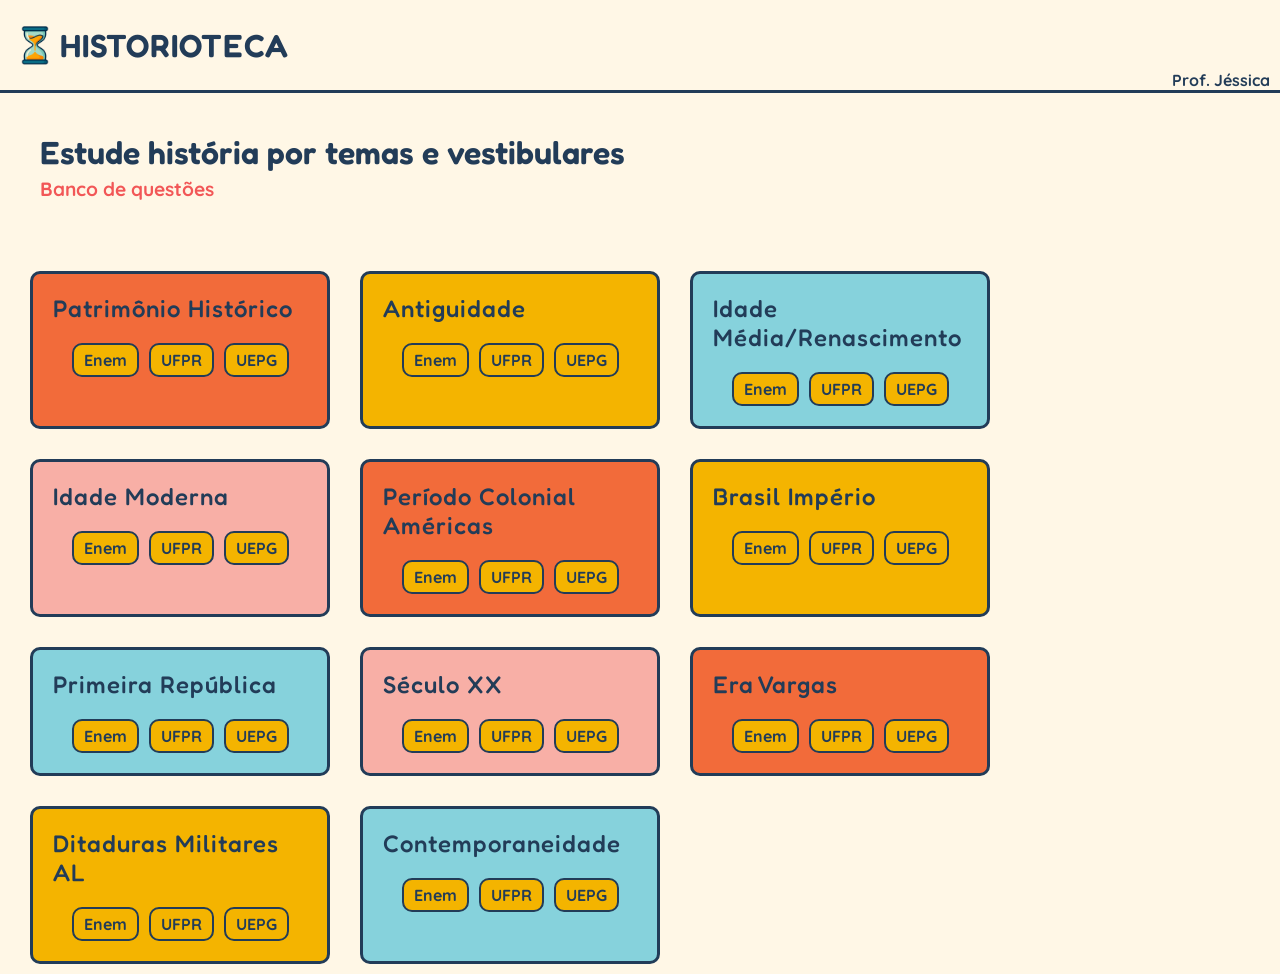
<file: index.html>
<!DOCTYPE html>
<html lang="en">
<head>
    <meta charset="UTF-8">
    <meta name="viewport" content="width=device-width, initial-scale=1.0">
    <title>Historioteca</title>
    <link rel="icon" type="image/ico" href="assets/img/favicon.ico" />
    <link rel="stylesheet" href="style.css">
    <!-- <base href="historioteca/"> -->
</head>
<body>
    <header>
        <img class="logo" src="logo-3.png" alt="logo - imagem de uma ampulheta">
        <h1>historioteca</h1>
        <p class="nome">Prof. Jéssica</p>
    </header>
   <main>
    <div class="titulo">
        <h2>Estude história por temas e vestibulares</h2>
        <p class="slogan">Banco de questões</p>
    </div>
        <div class="cards">
            <div class="card tema-1"> 
                <h3>Patrimônio Histórico</h3>
                <div class="botoes">
                    <div class="botao"><a href="enem-patrimonio-histórico.html" target="_blank" rel="noopener noreferrer">Enem</a></div>
                    <div class="botao"> <a href="ufpr-patrimonio-histórico.html" target="_blank">UFPR</a> </div>
                    <div class="botao"><a href="uepg-patrimonio-histórico.html" target="_blank">UEPG</a></div>
                </div>
            </div>
            <div class="card tema-2"> 
                <h3>Antiguidade</h3>
                <div class="botoes">
                    <div class="botao"><a href="enem-antiguidade.html" target="_blank" rel="noopener noreferrer">Enem</a></div>
                    <div class="botao"><a href="assets/ufpr-pages/ufpr-antiguidade.html" target="_blank">UFPR</a></div>
                    <div class="botao"><a href="assets/uepg-pages/uepg-antiguidade.html" target="_blank">UEPG</a></div>
                </div>
            </div>
            <div class="card tema-3"> 
                <h3>Idade Média/Renascimento</h3>
                <div class="botoes">
                    <div class="botao"><a href="enem-Idade-Media.html" target="_blank" rel="noopener noreferrer">Enem</a></div>
                    <div class="botao"><a href="ufpr-Idade-Media.html" target="_blank">UFPR</a></div>
                    <div class="botao"><a href="uepg-Idade-Media.html" target="_blank">UEPG</a></div>
                </div>
            </div>
            <div class="card tema-4"> 
                <h3>Idade Moderna</h3>
                <div class="botoes">
                    <div class="botao"><a href="enem-Idade-Moderna.html" target="_blank" rel="noopener noreferrer">Enem</a></div>
                    <div class="botao"><a href="ufprIdade-Moderna.html" target="_blank">UFPR</a></div>
                    <div class="botao"><a href="uepg-Idade-Moderna.html" target="_blank">UEPG</a></div>
                </div>
            </div>
            <div class="card tema-1"> 
                <h3>Período Colonial Américas</h3>
                <div class="botoes">
                    <div class="botao"><a href="enem-periodo-colonial.html" target="_blank" rel="noopener noreferrer">Enem</a></div>
                    <div class="botao"><a href="ufpr-periodo-colonial.html" target="_blank">UFPR</a></div>
                    <div class="botao"><a href="uepg-periodo-colonial.html" target="_blank">UEPG</a></div>
                </div>
            </div>
            <div class="card tema-2"> 
                <h3>Brasil Império</h3>
                <div class="botoes">
                    <div class="botao"><a href="enem-brasil-imperio.html" target="_blank" rel="noopener noreferrer">Enem</a></div>
                    <div class="botao"><a href="ufpr-brasil-imperio.html" target="_blank">UFPR</a></div>
                    <div class="botao"><a href="uepg-brasil-imperio.html" target="_blank">UEPG</a></div>
                </div>
            </div>
            <div class="card tema-3"> 
                <h3>Primeira República</h3>
                <div class="botoes">
                    <div class="botao"><a href="enem-primeira-republica.html" target="_blank" rel="noopener noreferrer">Enem</a></div>
                    <div class="botao"><a href="ufprprimeira-republica.html" target="_blank">UFPR</a></div>
                    <div class="botao"><a href="uepg-primeira-republica.html" target="_blank">UEPG</a></div>
                </div>
            </div>
            <div class="card tema-4"> 
                <h3>Século XX</h3>
                <div class="botoes">
                    <div class="botao"><a href="enem-seculoXX.html" target="_blank" rel="noopener noreferrer">Enem</a></div>
                    <div class="botao"><a href="ufpr-seculoXX.html" target="_blank">UFPR</a></div>
                    <div class="botao"><a href="uepg-seculoXX.html" target="_blank">UEPG</a></div>
                </div>
            </div>
            <div class="card tema-1"> 
                <h3>Era Vargas</h3>
                <div class="botoes">
                    <div class="botao"><a href="enem-era-vargas.html" target="_blank" rel="noopener noreferrer">Enem</a></div>
                    <div class="botao"><a href="ufprera-vargas.html" target="_blank">UFPR</a></div>
                    <div class="botao"><a href="uepg-era-vargas.html" target="_blank">UEPG</a></div>
                </div>
            </div>
            <div class="card tema-2"> 
                <h3>Ditaduras Militares AL</h3>
                <div class="botoes">
                    <div class="botao"><a href="enem-ditaduras-militaresAL.html" target="_blank" rel="noopener noreferrer">Enem</a></div>
                    <div class="botao"><a href="assets/ufpr-pages/ufpr-ditaduras-militaresAL.html" target="_blank">UFPR</a></div>
                    <div class="botao"><a href="assets/uepg-pages/uepg-ditaduras-militaresAL.html" target="_blank">UEPG</a></div>
                </div>
            </div>
            <div class="card tema-3"> 
                <h3>Contemporaneidade</h3>
                <div class="botoes">
                    <div class="botao"><a href="enem-contemporaneidade.html" target="_blank" rel="noopener noreferrer">Enem</a></div>
                    <div class="botao"><a href="ufpr-contemporaneidade.html" target="_blank">UFPR</a></div>
                    <div class="botao"><a href="uepg-contemporaneidade.html" target="_blank">UEPG</a></div>
                </div>
            </div>
    </div>
    
   </main>
</body>
</html>
</file>
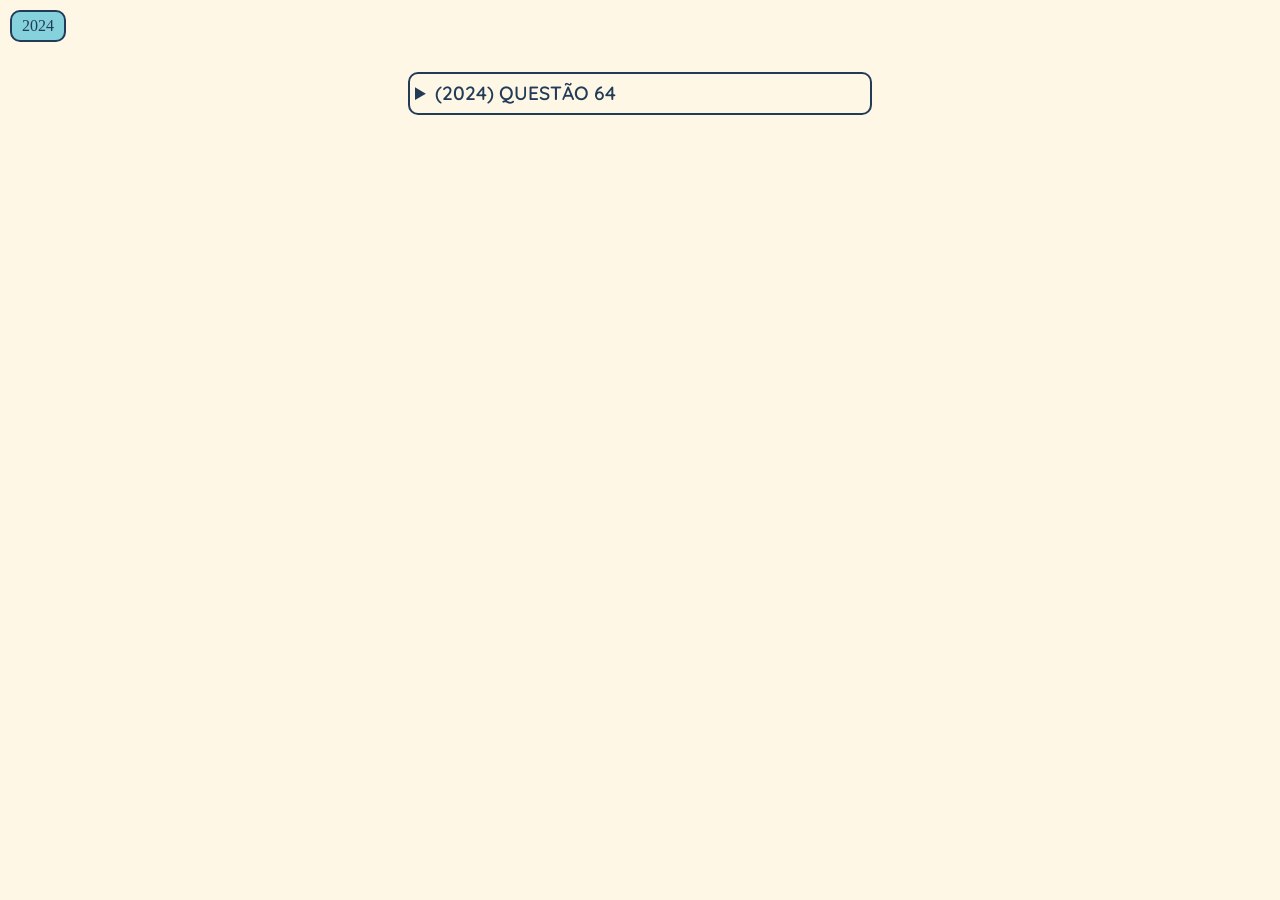
<file: enem-brasil-imperio.html>
<!DOCTYPE html>
<html lang="pt-br">
<head>
    <meta charset="UTF-8">
    <meta name="viewport" content="width=device-width, initial-scale=1.0">
    <title>Brasil Império</title>
    <link rel="stylesheet" href="estilo-questoes.css">
</head>
<body>
    <header>
        <div class="menu">
            <a href="#2024">2024</a>
        </div>
    </header>
    <main>
        <div class="container">
            <p id="2024"></p>

            <div class="questao">
                <details>
                    <summary>(2024) QUESTÃO 64</summary>
                    <p class="contexto">
                    
                        TEXTO I
                        Neta de Tomásia, uma escravizada alforriada, Chiquinha
                        Gonzaga foi uma das primeiras mulheres a se destacar na
                        música popular brasileira. Entre suas obras mais famosas
                        estão a marcha Ó abre alas, sucesso nos blocos de Carnaval
                        até hoje, e o tango Gaúcho, além de inúmeras peças musicais
                        para teatro e óperas. Chiquinha também teve uma atuação em
                        defesa dos direitos das mulheres e pelo fim da escravatura.
                        <p class="ref"> Disponível em: www.uol.com.br. Acesso em: 7 out. 2023 (adaptado).</p>
                        TEXTO II
                        Depois da estreia de sua peça Gonzaga, em 1867,
                        que tem como um de seus núcleos dramáticos dois
                        escravizados, pai e filha, separados há muitos anos,
                        Castro Alves escreve talvez o maior conjunto de poemas
                        antiescravistas do Romantismo brasileiro, publicados em
                        1883 no livro Os escravos, doze anos após a sua morte.
                        Os textos Vozes d’África e Navio negreiro, por exemplo,
                        publicados em folhetos, já em 1878, tiveram enorme
                        repercussão desde a sua circulação, a ponto de Afrânio
                        Coutinho (um importante crítico brasileiro) afirmar ter sido
                        Castro Alves, no que diz respeito à poesia antiescravista,
                        um dos primeiros que o Brasil ouviu.
                    </p>
                        <p class="ref">
                            Disponível em: www.uol.com.br. Acesso em: 8 out. 2023 (adaptado).
                        </p>
                        <p class="alternativas">
                            Os textos indicam a participação de artistas e intelectuais
                            brasileiros em defesa do(a) <br>
                            A ação integralista. <br>
                            B literatura realista. <br>
                            C movimento abolicionista.  <br>
                            D política indigenista. <br>
                            E nacionalismo desenvolvimentista. <br>
                        </p>
                        <details>
                            <summary class="esconde-resposta">Clique para ver a resposta</summary>
                            <p>Resposta: C</p>
                          </details>
                </details>
                
                </div>
        </div>
       
    </main>
</body>
</file>
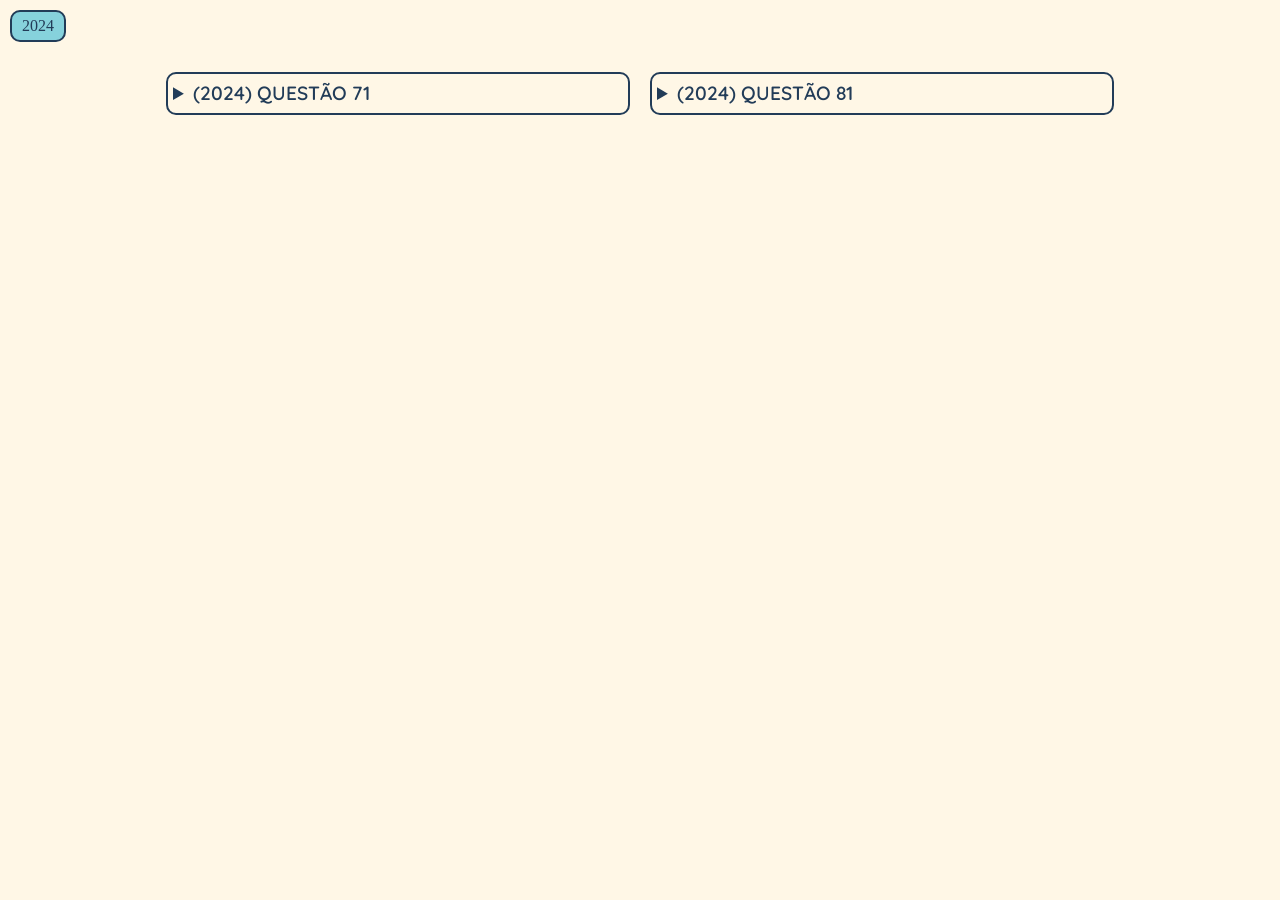
<file: enem-contemporaneidade.html>
<!DOCTYPE html>
<html lang="pt-br">
<head>
    <meta charset="UTF-8">
    <meta name="viewport" content="width=device-width, initial-scale=1.0">
    <title>Contemporaneidade</title>
    <link rel="stylesheet" href="estilo-questoes.css">
</head>
<body>
    <header>
        <div class="menu">
            <a href="#2024">2024</a>
        </div>

    </header>
    <main>
        <div class="container">
            <div class="questao">
                <details>
                    <summary>(2024) QUESTÃO 71</summary>
                    <p class="contexto">
                        A 26ª Conferência do Clima das Nações Unidas foi realizada
                        com a perspectiva de que os países tornassem ainda mais
                        ambiciosos os compromissos assumidos no enfrentamento
                        das mudanças climáticas, de modo a evitar que a temperatura
                        global se eleve acima de 1,5 °°C, marca que já vinha sendo
                        discutida desde o Acordo de Paris, de 2015.
                        A pressão do setor empresarial, que se posicionou de
                        maneira contundente nesta COP-26, gerou impacto positivo.
                        O Conselho Empresarial Brasileiro para o Desenvolvimento
                        Sustentável (CEBDS) capitaneou, por meio do movimento
                        Empresários pelo Clima, a adesão de 119 CEOs de importantes
                        empresas e 14 instituições do setor privado, de setores tão
                        diversos como agronegócio, alimentício, aviação, elétrico,
                        farmacêutico, finanças, infraestrutura, logística, papel e celulose,
                        petroquímico, saúde, tecnologia, telefonia e varejo.
                        O Brasil deixa a conferência com o compromisso de fazer
                        valer sua meta e reduzir 50% dos gases de efeito estufa até
                        2030 em relação aos níveis de 2005 — anteriormente, a meta
                        de redução era de 43%.
                    </p>
                        <p class="ref">
                            GROSSI, M. A mais plural das COPs e a lição de casa para o Brasil.
                            Disponível em: www.nexojornal.com.br.
                            Acesso em: 24 nov. 2021 (adaptado).
                        </p>
                        <p class="alternativas">
                            Conforme o texto, o compromisso assumido pelo Brasil foi
                            resultado dos tensionamentos promovidos por <br>
                            A povos ribeirinhos e segmentos culturais. <br>
                            B blocos econômicos e instituições militares. <br>
                            C grupos científicos e universidades públicas. <br>
                            D organismos supranacionais e sociedade civil. <br>
                            E agentes governamentais e demanda turística <br>
        
                        </p>
                        <details>
                            <summary class="esconde-resposta">Clique para ver a resposta</summary>
                            <p>Resposta: D</p>
                          </details>
                </details>
                
                </div>

                <div class="questao">
                    <details>
                        <summary>(2024) QUESTÃO 81</summary>
                        <p class="contexto">
                        
                            No Brasil, os remanescentes de antigos quilombos,
                            “mocambos”, “comunidades negras rurais”, “quilombos
                            contemporâneos”, “comunidades quilombolas” ou “terras
                            de preto” referem-se a um mesmo patrimônio territorial
                            e cultural inestimável, que só recentemente passaram
                            a ter atenção do Estado e ser do interesse de algumas
                            autoridades e organismos oficiais.
                        </p>
                            <p class="ref">
                                ANJOS, R. S. A. Cartografia e quilombos: territórios étnicos
                                africanos no Brasil. Africana Studia, n. 9, 2007.
                            </p>
                            <p class="alternativas">
                                Na esfera de ação do Estado, com a Constituição de 1988,
                                os espaços mencionados tornaram-se objeto de <br>
                                A iniciativas de planejamento familiar. <br>
                                B projetos de reorientação religiosa. <br>
                                C programas de moradias sustentáveis. <br>
                                D políticas de inserção social.  <br>
                                E medidas de homogeneização educacional. <br>
                            </p>
                            <details>
                                <summary class="esconde-resposta">Clique para ver a resposta</summary>
                                <p>Resposta: D</p>
                              </details>
                    </details>
                    
                    </div>
        </div>
    </main>
    </body>
</file>
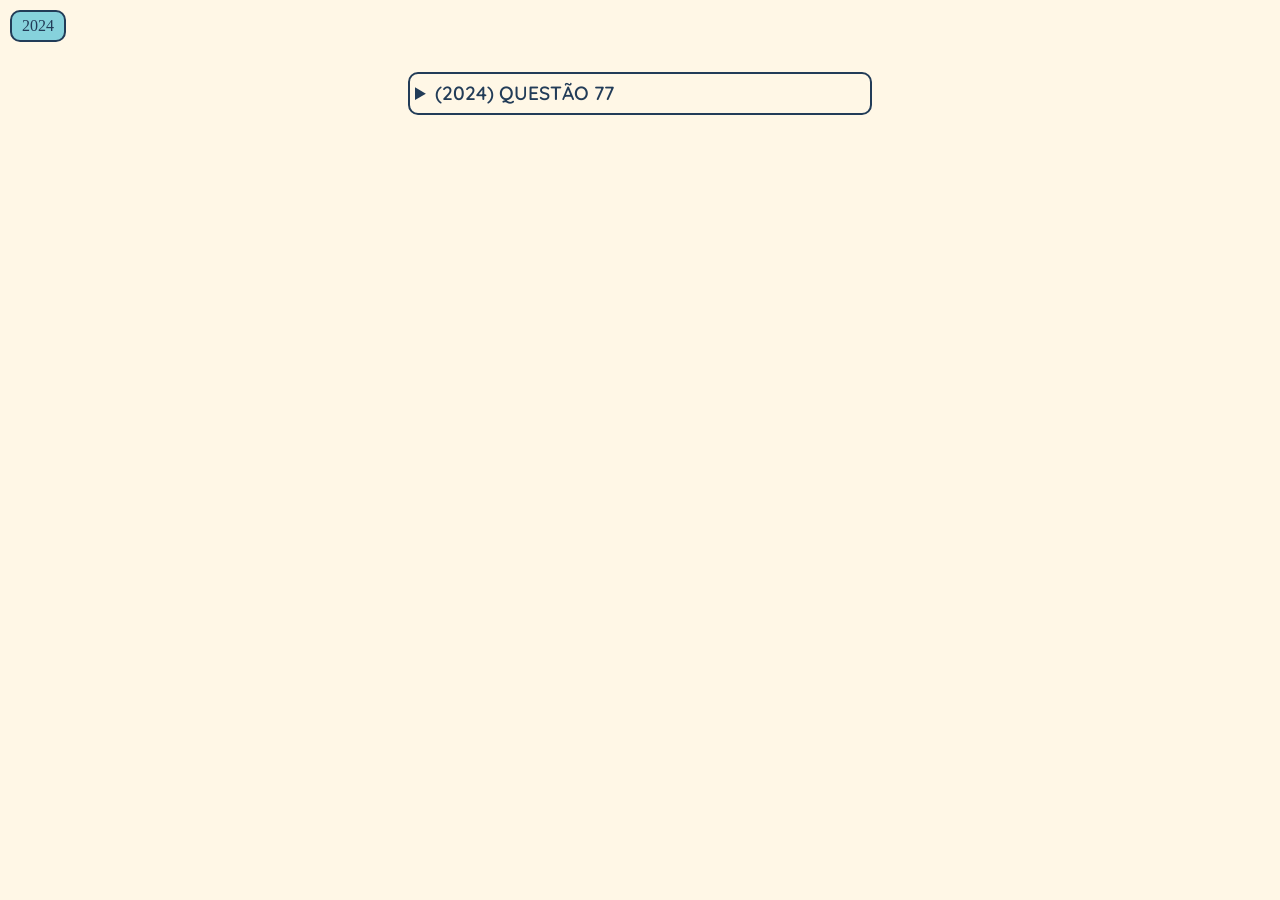
<file: enem-era-vargas.html>
<!DOCTYPE html>
<html lang="pt-br">
<head>
    <meta charset="UTF-8">
    <meta name="viewport" content="width=device-width, initial-scale=1.0">
    <title>Era Vargas</title>
    <link rel="stylesheet" href="estilo-questoes.css">
</head>
<body>
    <header>
        <div class="menu">
            <a href="#2024">2024</a>
        </div>
    </header>
    <main>
        <div class="container">
            <p id="2024"></p>

            <div class="questao">
                <details>
                    <summary>(2024) QUESTÃO 77</summary>
                    <p class="contexto">
                        <img src="/assets/img-questoes/2024/questao77/questão77.png" alt="imagem da Carmem Miranda com o carnaval ao fundo e as escritas Travel in Brazil">
                        <img src="/assets/img-questoes/2024/questao77/questão77-2.png" alt="imagem de um homem do interior andando à cavalo com uma natureza calma ao fundo e as escritas Travel in Brazil">
                        <img src="/assets/img-questoes/2024/questao77/questão77-3.png" alt="imagem de 3 pessoas conversando descontraidamente na praia e as escritas Travel in Brazil">
                    </p>
                        <p class="ref">VIEIRA, A. P. L. O Departamento de Imprensa e Propaganda e a política editorial do Estado Novo (1937-1945).
                            Rio de Janeiro: Unirio, 2019.</p>
                        <p class="alternativas">
                            O que as capas da revista Travel in Brazil, publicadas entre 1941 e 1944 pelo Departamento de Imprensa e Propaganda (DIP),
                            evidenciam? <br>
                            A Estereótipos da cultura nacional. <br>
                            B Exploração da população pobre. <br>
                            C Preconceitos de ordem racial. <br>
                            D Política de censura midiática. <br>
                            E Projeto de país industrial.
                        </p>
                        <details>
                            <summary class="esconde-resposta">Clique para ver a resposta</summary>
                            <p>Resposta: A</p>
                          </details>
                </details>
               
                </div>

        </div>   
    </main>
    </body>
</file>
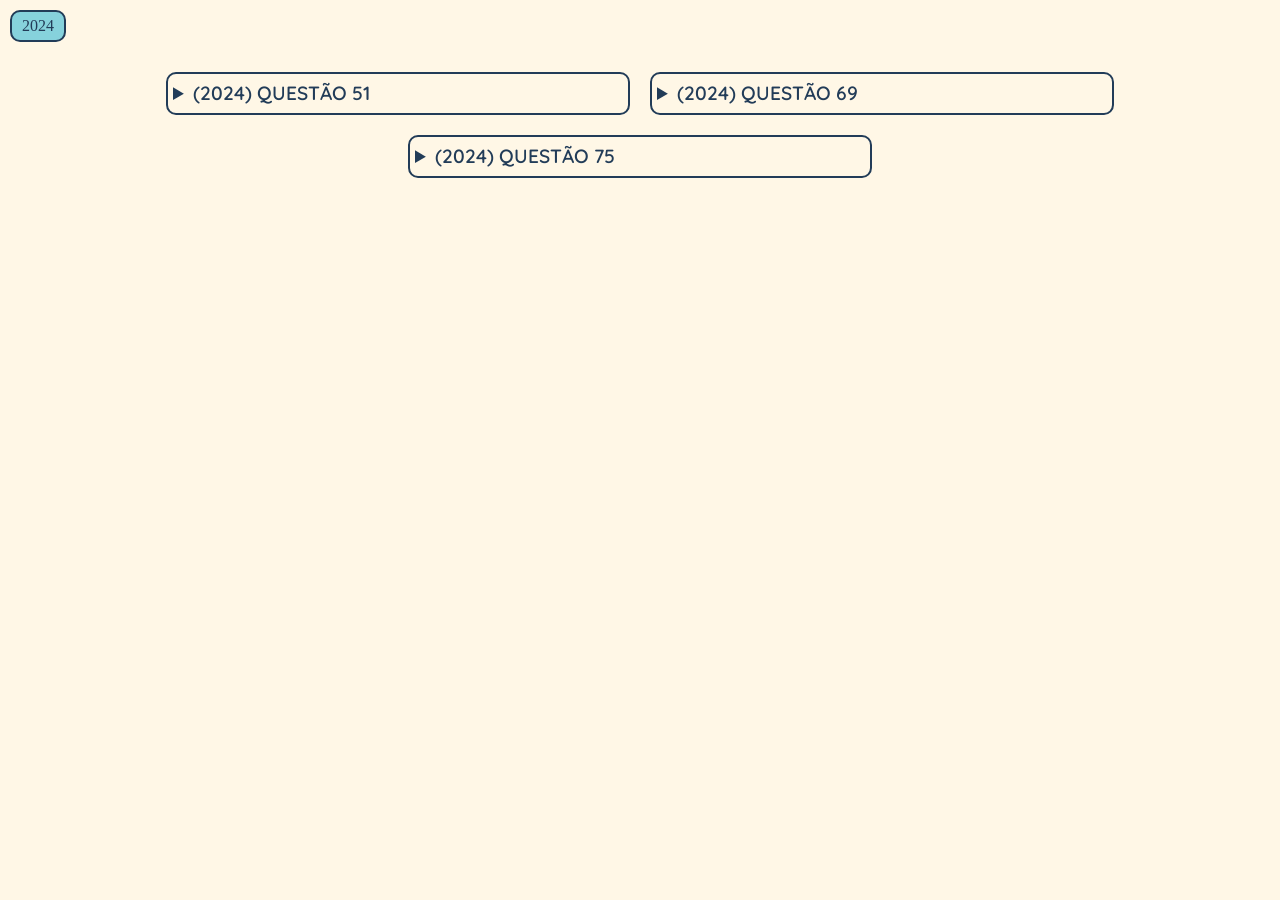
<file: enem-Idade-Moderna.html>
<!DOCTYPE html>
<html lang="pt-br">
<head>
    <meta charset="UTF-8">
    <meta name="viewport" content="width=device-width, initial-scale=1.0">
    <title>Idade Moderna</title>
    <link rel="stylesheet" href="estilo-questoes.css">
</head>
<body>
    <header>
        <div class="menu">
            <a href="#2024">2024</a>
        </div>
    </header>
    <main>
        <div class="container">
        <p id="2024"></p>

        <div class="questao">
            <details>
                <summary>(2024) QUESTÃO 51</summary>
                <p class="contexto">
                
                    A valsa vienense é a mais antiga das danças de salão
                    tradicional. É dançada desde a Idade Média, quando
                    os pares davam voltas pelo salão realizando giros em
                    torno de si mesmos em postura fechada. Pelo fato de ser
                    dançada aos pares em contato íntimo, a valsa encantava
                    a sociedade medieval, como também sofria proibições
                    por infringir os “bons costumes”. Originária das danças
                    campestres e folclóricas, no século XVI, a aristocracia
                    francesa abandonou a valsa por sua estreita relação com
                    a cultura plebeia, retomando-a posteriormente.
                </p>
                    <p class="ref">
                        FRANCO, N.; FERREIRA, N. Evolução da dança no contexto histórico:
                        aproximações iniciais com o tema. Repertório, n. 26, 2016 (adaptado).
                    </p>
                    <p class="alternativas">
                        A expressão cultural descrita no texto foi rejeitada no início
                        da Idade Moderna por congregar <br>
                        A traços advindos da feitiçaria nórdica. <br>
                        B práticas inspiradas em rituais pagãos. <br>
                        C regras decorrentes do período renascentista. <br>
                        D compassos produzidos em territórios colonizados. <br>
                        E elementos provenientes de segmentos populares.  <br>
                    </p>
                    <details>
                        <summary class="esconde-resposta">Clique para ver a resposta</summary>
                        <p>Resposta: E</p>
                      </details>
            </details>
            
            </div>

            <div class="questao">
                <details>
                    <summary>(2024) QUESTÃO 69</summary>
                    <p class="contexto">
                    
                        Atribuo a causa desse florescimento estéril a um
                        sistema de educação falso, extraído de livros sobre o
                        assunto escrito por homens que, ao considerar as mulheres
                        mais como fêmeas do que como criaturas humanas, estão
                        mais ansiosos em torná-las damas sedutoras do que
                        esposas afetuosas e mães racionais. O entendimento do
                        sexo feminino tem sido tão distorcido por essa homenagem
                        ilusória de que as mulheres civilizadas de nosso século,
                        com raras exceções, anseiam apenas inspirar amor, quando
                        deveriam nutrir uma ambição mais nobre e exigir respeito
                        por suas capacidades e virtudes.
                    </p>
                        <p class="ref">
                            WOLLSTONECRAFT, M. Reivindicação dos direitos da mulher.
                            São Paulo: Boitempo, 2016.
                        </p>
                        <p class="alternativas">
                            Nesse texto, escrito no século XVIII, a autora reivindica
                            para as mulheres a <br>
                            A recuperação de sua participação política. <br>
                            B equiparação de ganhos salariais. <br>
                            C valorização de seu papel social. <br>
                            D distinção de padrões biológicos. <br>
                            E ocupação de cargos públicos <br>
                        </p>
                        <details>
                            <summary class="esconde-resposta">Clique para ver a resposta</summary>
                            <p>Resposta: C</p>
                          </details>
                </details>
                
                </div>

                <div class="questao">
                    <details>
                        <summary>(2024) QUESTÃO 75</summary>
                        <p class="contexto">
                        
                            Os salões permitiam aos escritores da época do
                            Iluminismo adentrar no universo dos poderosos. Figuras
                            como as de Voltaire e Duclos exortavam seus “irmãos”
                            a aproveitarem da mobilidade que era oferecida pela
                            ordem social do Antigo Regime, juntando-se à elite.
                            Nos últimos decênios do Ancien Régime, ele foi se tornando
                            cada vez mais o reduto dos filósofos do Alto Iluminismo,
                            que deixavam os cafés para os tipos inferiores de literário.
                            Com efeito, os cafés se constituíram na antítese lógica
                            dos salões. Eles eram abertos a todos, a um passo da rua.
                            Como é possível constatar, salões e cafés constituem
                            interessantes instituições do espaço público literário através
                            das quais é possível vislumbrar as bases sociais nas quais
                            se assentavam o Alto e o Baixo Iluminismo.
                            </p>
                            
                                <p class="ref">
                                    HABERMAS, J. Mudança estrutural da esfera pública:
                                    investigações quanto a uma categoria da sociedade burguesa.
                                    Rio de Janeiro: Tempo Brasileiro, 1984 (adaptado)
                                </p>
                                <p class="alternativas">
                                    No período iluminista, os espaços sociais mencionados
                                    contribuíram para <br>
                                    A segregar pensadores e aumentar a circulação de ideias. <br>
                                    B apoiar revolucionários e perseguir a nobreza local. <br>
                                    C rejeitar poetisas e proibir a entrada de mulheres. <br>
                                    D censurar cronistas e coibir o patrocínio editorial. <br>
                                    E integrar artistas e ampliar o comércio urbano <br>
                                </p>
                                <details>
                                    <summary class="esconde-resposta">Clique para ver a resposta</summary>
                                    <p>Resposta: A</p>
                                  </details>
                    </details>
                   
                    </div>

        </div>
    </main>
</file>
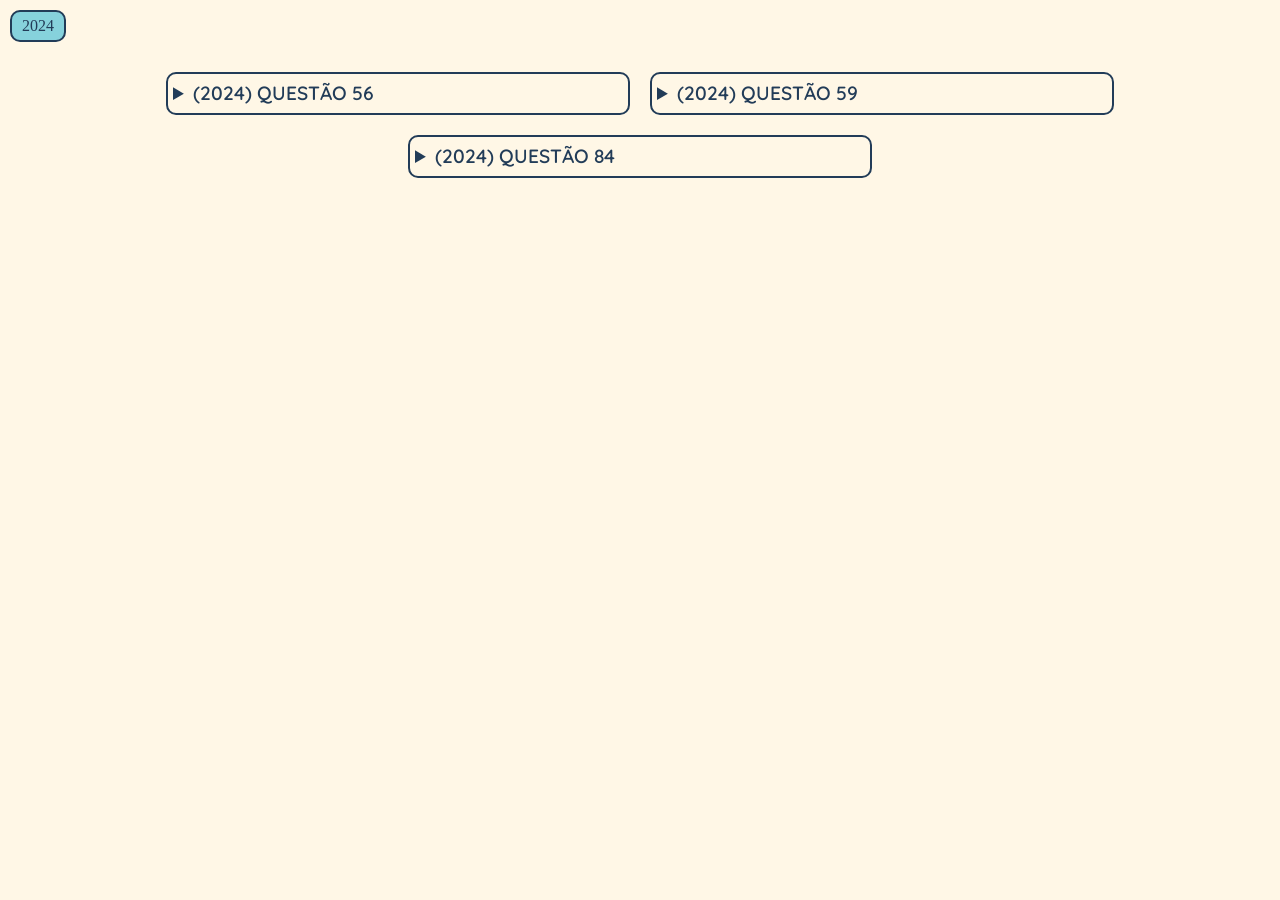
<file: enem-patrimonio-histórico.html>
<!DOCTYPE html>
<html lang="pt-br">
<head>
    <meta charset="UTF-8">
    <meta name="viewport" content="width=device-width, initial-scale=1.0">
    <title>Patrimônio Histórico</title>
    <link rel="stylesheet" href="estilo-questoes.css">
</head>
<body>
    <header>
        <div class="menu">
            <a href="#2024">2024</a>
        </div>
    </header>
    <main>
        <div class="container">
            <p id="2024"></p>

            <div class="questao">
                <details>
                    <summary>(2024) QUESTÃO 56</summary>
                    <p class="contexto">
                        No primeiro dia, foi colocada uma panela de barro no
                        centro do barracão, a qual representava o espírito do morto
                        presente na sala. Aqueles que dançavam depositavam
                        moedas ao passarem junto dela e, ao seu redor, milho
                        branco, mel, água, acaçás, cachaça. No segundo dia,
                        os ogãs, antes de iniciar a cerimônia, caminharam pelo
                        corredor formado pelas casas, batendo com longas varas
                        de bambus nos seus beirais, até alcançarem o portão de
                        entrada. No terceiro dia, quatro pessoas, as mais influentes
                        do culto, carregaram um lençol, que aparentemente
                        continha um corpo em seu interior. No entanto, esse corpo
                        era formado por folhas verdes de plantas, que foram
                        derramadas sobre uma pessoa.
                    </p>
                        <p class="ref">MANZOCHI, H. M. Axexe, um rito de passagem. Revista do Museu
                            de Arqueologia e Etnologia, n. 5, 1995 (adaptado).</p>
                        <p class="alternativas">
                            O ritual brasileiro apresentado no texto representa, para
                            seus adeptos, a <br>
                            A manutenção de uma memória coletiva. <br>
                            B contestação de uma identidade étnica. <br>
                            C imolação de uma divindade africana. <br>
                            D legitimação de uma prática pagã. <br>
                            E promissão de uma revolta social.
                        </p>
                        <details>
                            <summary class="esconde-resposta">Clique para ver a resposta</summary>
                            <p>Resposta: A</p>
                          </details>

                </details>
                
                </div>

                <div class="questao">
                    <details>
                        <summary>(2024) QUESTÃO 59</summary>
                        <p class="contexto">
                        
                            As instituições que a Idade Média nos legou são de
                            um valor maior e mais imperecível do que suas catedrais.
                            E a universidade é nitidamente uma instituição medieval —
                            tanto quanto a monarquia constitucional, ou os parlamentos,
                            ou o julgamento por meio do júri. As universidades e os
                            produtos imediatos das suas atividades constituem a grande
                            realização da Idade Média na esfera intelectual.
                        </p>
                            <p class="ref">
                                RASHDALL, H. apud OLIVEIRA, T. Origem e memória das
                                universidades medievais. Varia História, n. 37, jan.-jun. 2007.
                            </p>
                            <p class="alternativas">
                                De acordo com o texto, o legado das universidades medievais
                                torna-se um relevante patrimônio histórico-cultural por <br>
                                A adotar currículo e método padronizado. <br>
                                B rejeitar ideologias e costumes orientais. <br>
                                C possuir organização e função mercantil. <br>
                                D transmitir técnicas e valores ecumênicos. <br>
                                E agregar tradição e conhecimento científico. <br>
                            </p>
                            <details>
                                <summary class="esconde-resposta">Clique para ver a resposta</summary>
                                <p>Resposta: E</p>
                              </details>
                    </details>
                    
                    </div>

                    <div class="questao">
                        <details>
                            <summary>(2024) QUESTÃO 84</summary>
                            <p class="contexto">
                            
                                TEXTO I
                                O bufarinheiro, conhecido nas cidades por teque-teque,
                                chama-se, nos recônditos da Amazônia, “regatão”. Em lugar de
                                transportar nas costas o mundo de miudezas, transporta-o no
                                bojo de uma gaiola que desloca duas, três, quatro toneladas,
                                divididas em seções de secos e molhados e é movido por remo
                                de faia. Cortando comunidades e matas da Amazônia por rios,
                                dentro dessas gaiolas, riscadas de prateleiras, encontram-se
                                os artigos mais díspares, que vão da agulha à espingarda,
                                do lenço ao cobertor, da chita à escova de dentes.
                                <p class="ref">MORAES, R. Na Planície Amazônica. São Paulo:
                                    Editora Nacional, 1936 (adaptado).</p>
                                
                                TEXTO II
                                No século XIX, o comércio dos regatões era feito, então,
                                com base em relações tecidas com quilombolas, pequenos
                                produtores, comerciantes locais e indígenas, constituindo
                                relação comercial alternativa ao abastecimento da população.
                            </p>
                                <p class="ref">HENRIQUE, M. C.; MORAIS, L. T. Estradas líquidas, comércio sólido:
                                    índios e regatões na Amazônia (século XIX). Rev. Hist.,
                                    n. 171, jul.-dez. 2014 (adaptado).</p>
                                <p class="alternativas">
                                    Como parte do patrimônio cultural da Amazônia, o regatão
                                    foi fundamental, no século XIX, para a <br>
                                    A organização de rotas de fuga na floresta tropical. <br>
                                    B criação de postos de trabalho nos seringais nortistas. <br>
                                    C divulgação de receitas de fármacos nas zonas ribeirinhas. <br>
                                    D construção de redes de sociabilidade no interior brasileiro.  <br>
                                    E ampliação de ambientes de lazer nos territórios autóctones. <br>
                                </p>
                                <details>
                                    <summary class="esconde-resposta">Clique para ver a resposta</summary>
                                    <p>Resposta: D</p>
                                  </details>
                        </details>
                        
                        </div>


                    

                    
    
        </div>

    </main>
</body>
</file>
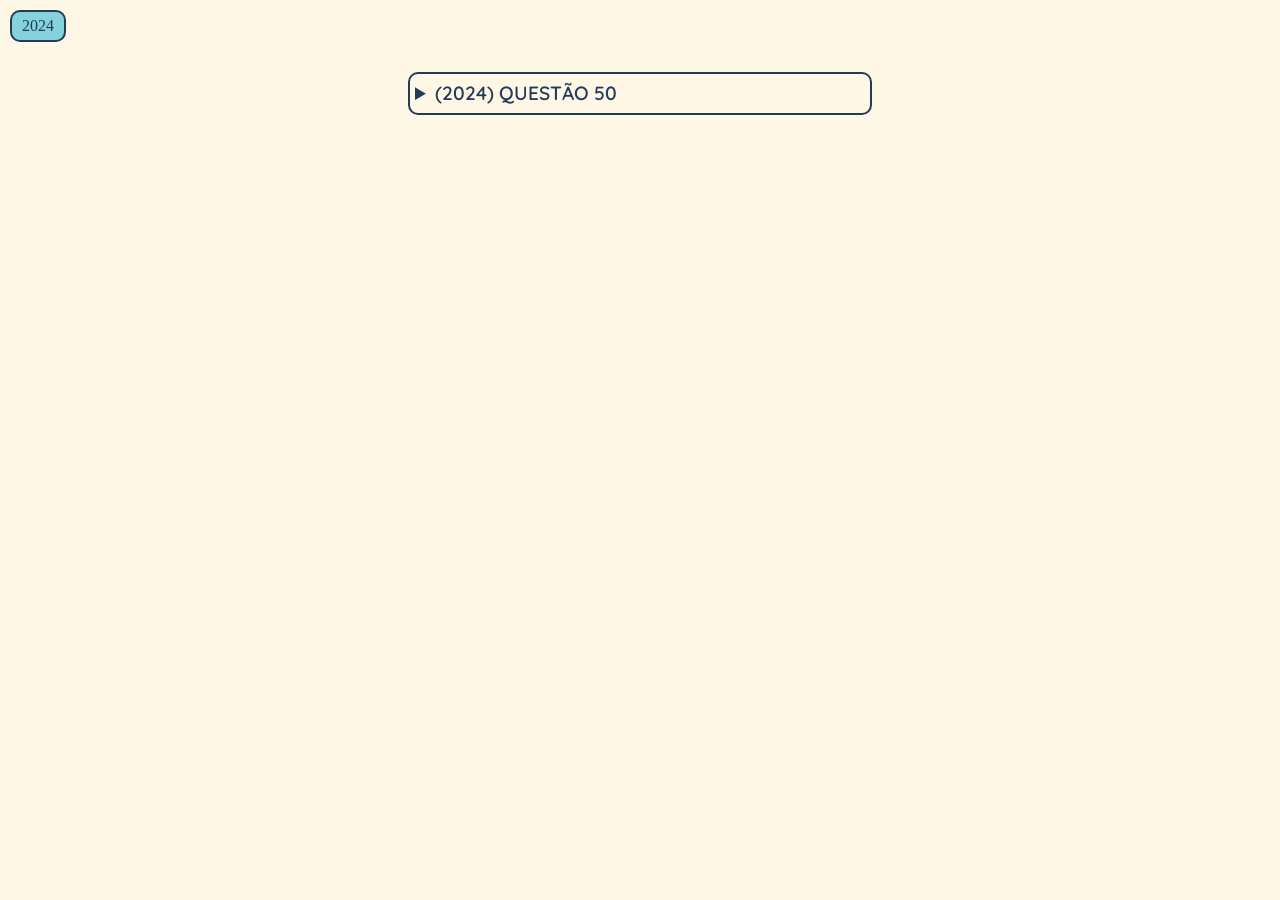
<file: enem-periodo-colonial.html>
<!DOCTYPE html>
<html lang="pt-br">
<head>
    <meta charset="UTF-8">
    <meta name="viewport" content="width=device-width, initial-scale=1.0">
    <title>Período Colonial - Américas</title>
    <link rel="stylesheet" href="estilo-questoes.css">
</head>
<body>
    <header>
        <div class="menu">
            <a href="#2024">2024</a>
        </div>
    </header>
    <main>
        <div class="container">
            <p id="2024"></p>

        <div class="questao">
            <details>
                <summary>(2024) QUESTÃO 50</summary>
                <p class="contexto"> 
                    O bispo Bartolomeu de Las Casas é o homem mais
                    odiado da América, o anti-Cristo dos senhores, o açoite
                    destas terras. Por sua culpa, o imperador promulgou
                    novas leis que despojam de escravos índios os filhos dos
                    conquistadores. O que será deles sem os braços que
                    os sustentam nas minas e nas lavouras? As novas leis
                    estão arrancando a comida de suas bocas. Las Casas é o
                    homem mais amado da América. Voz dos mudos, teimoso
                    defensor dos que recebem pior tratamento que o esterco
                    das praças, denunciador de quem por cobiça converte
                    Jesus Cristo no mais cruel dos deuses e o rei em lobo
                    faminto de carne humana.
                    </p>
                    <p class="ref">GALEANO, E. Os nascimentos. Porto Alegre:
                        L&PM, 2011 (adaptado).</p>
                    <p class="alternativas">Os diferentes pontos de vista presentes no texto expressam
                        que o bispo era, ao mesmo tempo, <br>
                    A execrado pelos reis e reverenciado pelos religiosos do local. <br>
                    B detestado pelos colonizadores e respeitado pelos povos
                    do lugar.  <br>
                    C menosprezado pela colônia e idolatrado pelos governantes
                    da região. <br>
                    D desrespeitado pela metrópole e adorado pelos invasores
                    da Espanha. <br>
                    E desacatado pelos excluídos e valorizado pelos negociantes
                    de negros.</p> 
                    <details>
                        <summary class="esconde-resposta">Clique para ver a resposta</summary>
                        <p>Resposta: B</p>
                      </details>
            </details>
           
            </div>
    

        </div>
        
    </main>
    
    
    
    
</body>
</html>
</file>
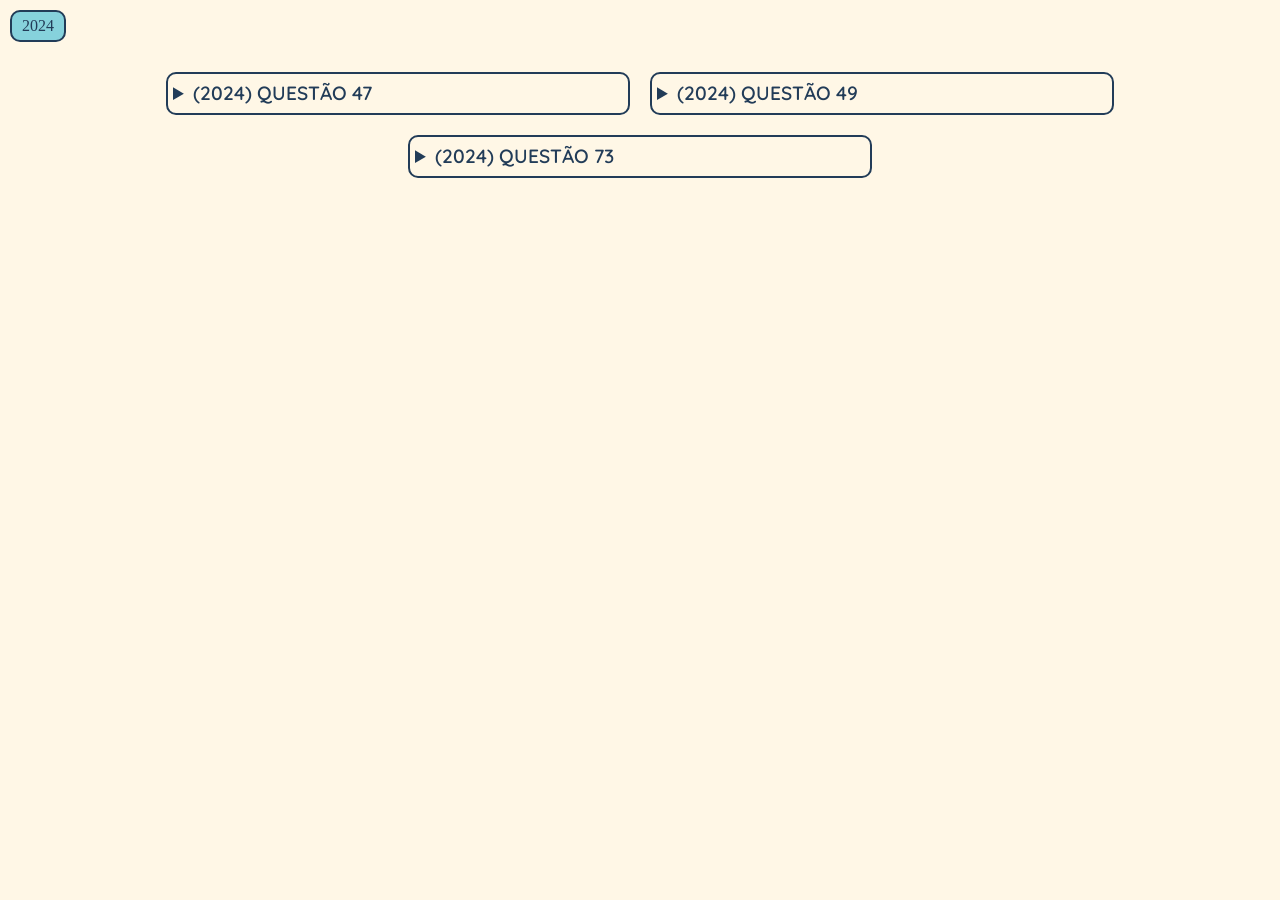
<file: enem-primeira-republica.html>
<!DOCTYPE html>
<html lang="pt-br">
<head>
    <meta charset="UTF-8">
    <meta name="viewport" content="width=device-width, initial-scale=1.0">
    <title>Primeira República</title>
    <link rel="stylesheet" href="estilo-questoes.css">
</head>
<body>
    <header>
        <div class="menu">
            <a href="#2024">2024</a>
        </div>
    </header>
    <main>
        <div class="container">
            <p id="2024"></p>

            <div class="questao">
                <details>
                    <summary> (2024) QUESTÃO 47</summary>
                    <p class="contexto">
                        Tal qual num exército, não se compreende um efetivo
                        composto apenas de oficiais. Também na saúde pública,
                        os funcionários técnicos graduados necessitam ser
                        assistidos por auxiliares em número suficiente e com
                        preparo adequado, constituído pelas enfermeiras de saúde
                        pública, educadoras ou visitadoras sanitárias, técnicos de
                        laboratório, inspetores ou guardas etc., para não falarmos
                        no pessoal burocrático, não especializado.
                    </p>
                        <p class="ref">
                            PAULA SOUZA, G. H.; VIEIRA, F. B. Centro de saúde “eixo” de
                            organização sanitária. Boletim do Instituto de Higiene
                            de São Paulo, n. 59 (adaptado)
                        </p>
                        <p class="alternativas">
                        O texto dos sanitaristas atuantes nas décadas de 1920 e
                        1930 veicula uma mensagem caracterizada pela <br>
                        A higienização moral. <br>
                        B imposição eugênica. <br>
                        C assimilação cultural. <br>
                        D hegemonização identitária. <br>
                        E hierarquização profissional. 
                        </p>
                        <details>
                            <summary class="esconde-resposta">Clique para ver a resposta</summary>
                            <p>Resposta: E</p>
                          </details>
            
                </details>
                
                </div>

                <div class="questao">
                    <details>
                        <summary>(2024) QUESTÃO 49</summary>
                        <p class="contexto">
                            Com a proximidade do final do século XIX, amplificam-se
                            as expectativas com relação ao século seguinte. Se muitas
                            eram as utopias, talvez uma das mais evidentes tenha se
                            concentrado nas potencialidades da nova ciência, com suas
                            invenções e projetos. Não é por mera coincidência que
                            a agenda do país tenha sido tomada pela introdução de
                            uma série de inventos. De forma acelerada, entraram no
                            Brasil a luz elétrica e, com ela, o telégrafo, o telefone,
                            o cinematógrafo. Na área dos transportes, o trem a vapor é
                            substituído pelo elétrico, que assiste à entrada do automóvel
                            e até do aeroplano.
                        </p>
                            <p class="ref">
                                COSTA, A. M.; SCHWARCZ, L. M. 1890-1914, no tempo das certezas.
                                São Paulo: Cia. das Letras, 2000 (adaptado).
                            </p>
                            <p class="alternativas">
                                No Brasil, os eventos descritos ganharam conotação
                                política ao serem vinculados à <br>
                                A expansão estratégica do imperialismo. <br>
                                B ascensão gradual do mercantilismo. <br>
                                C laicidade da educação. <br>
                                D retomada do absolutismo. <br>
                                E visão republicana de nação.
                            </p>
                            <details>
                                <summary class="esconde-resposta">Clique para ver a resposta</summary>
                                <p>Resposta: E </p>
                              </details>
                
                    </details>
                    
                    </div>

                    <div class="questao">
                        <details>
                            <summary> (2024) QUESTÃO 73</summary>
                            <p class="contexto">
                                As capas dos folhetos de cordel, já então ilustradas
                                por postais fotográficos, desenhos ou fotogramas de
                                filmes, demoravam mais de uma semana para serem
                                transformadas em clichês em Recife ou Fortaleza, o que
                                levou a que santeiros e artesãos locais fossem requisitados
                                para cortar na umburana — madeira preferida para
                                o taco xilográfico pela facilidade do talhe e abundância —
                                princesas, dragões, cangaceiros.
                            </p>
                                <p class="ref">
                                    CARVALHO, G. Xilogravura: os percursos da criação popular.
                                    Revista do Instituto de Estudos Brasileiros,
                                    n. 39, 1986 (adaptado).
                                </p>
                                <p class="alternativas">
                                No início do século XX, a incorporação da técnica de
                                produção descrita no texto promoveu uma renovação da <br>
                                A manifestação jornalística. <br>
                                B narrativa literária. <br>
                                C indústria regional. <br>
                                D estética editorial.  <br>
                                E cultura erudita. <br>
                                </p>
                                <details>
                                    <summary class="esconde-resposta">Clique para ver a resposta</summary>
                                    <p>Resposta: D</p>
                                  </details>
                    
                        </details>
                        
                        </div>


        </div>
    </main>
</body>
</file>
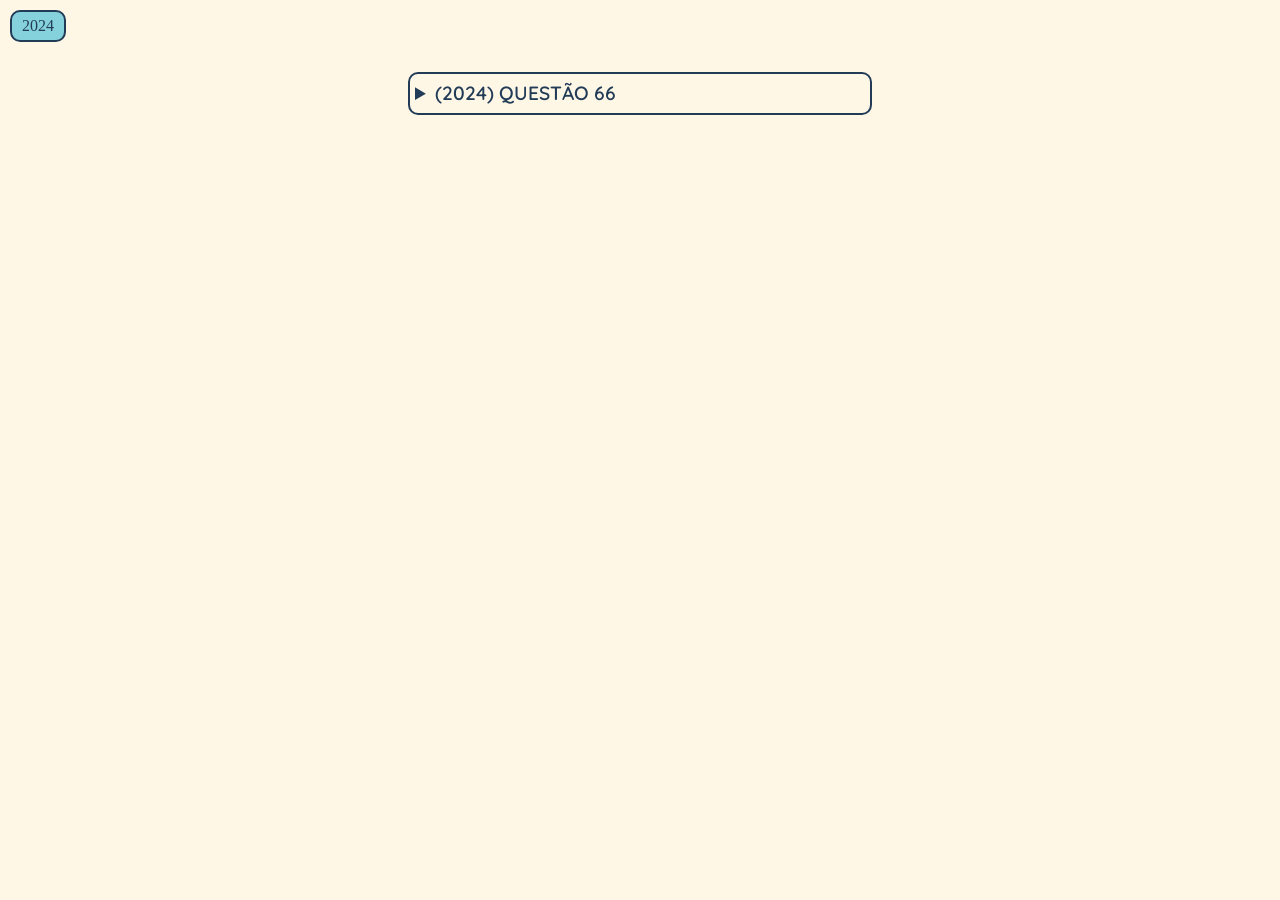
<file: enem-seculoXX.html>
<!DOCTYPE html>
<html lang="pt-br">
<head>
    <meta charset="UTF-8">
    <meta name="viewport" content="width=device-width, initial-scale=1.0">
    <title>Século XX</title>
    <link rel="stylesheet" href="estilo-questoes.css">
</head>
<body>
    <header>
        <div class="menu">
            <a href="#2024">2024</a>
        </div>
    </header>
    <main>
        <div class="container">
            <p id="2024"></p>

            <div class="questao">
                <details>
                    <summary> (2024) QUESTÃO 66 </summary>
                    <p class="contexto">
                        Em 1960, a primeira pílula anticoncepcional foi
                        comercializada nos EUA, e, em poucos anos, o método
                        contraceptivo se difundiu pelo mundo, inclusive no Brasil.
                        Em nosso país, a chegada das pílulas anticoncepcionais foi
                        simultânea às discussões neomalthusianas sobre a crise
                        demográfica, à aceleração dos processos de modernização
                        e ao boom da indústria farmacêutica multinacional.
                    </p>
                        <p class="ref">
                            DIAS, T. M. et al. A pílula da oportunidade: discursos sobre as pílulas
                            anticoncepcionais em A Gazeta da Farmácia, 1960-1981. História,
                            Ciências, Saúde — Manguinhos, n. 3, jul.-set. 2018 (adaptado).
                        </p>
                        <p class="alternativas">
                            Qual foi o efeito social resultante do avanço tecnológico
                            mencionado no texto? <br>
                            A O afastamento da autoridade médica na regulação da
                            fecundidade. <br>
                            B A superação do discurso da moralidade pela ação da
                            mídia estatal. <br>
                            C A ampliação do debate público sobre o planejamento
                            familiar.  <br>
                            D A centralização da pesquisa científica pelo sistema
                            privado de saúde. <br>
                            E O enrijecimento das doutrinas religiosas sobre a
                            organização da vida doméstica. <br>
                        </p>
                        <details>
                            <summary class="esconde-resposta">Clique para ver a resposta</summary>
                            <p>Resposta: C</p>
                          </details>
            
                </details>
                
                </div>

        </div>
    </main>
</body>
</file>
<file: style.css>
@import url('https://fonts.googleapis.com/css2?family=Fredoka:wght@300..700&family=Quicksand:wght@300..700&display=swap');

*{
    margin: 0px;
    padding: 0px;
    box-sizing: border-box;
}

body{
    background-color: #FFF7E6;
    color: #223C58;
}

header{
    border-bottom: 3px solid #223C58;
    padding:20px 10px;
    display: flex;
    align-items: center;
    position: relative;
}
.logo{
    width: 50px;
    
}
header h1{
    text-transform: uppercase;
    letter-spacing: 1px;
    font-weight: 600;
}
.nome{
    font-family: "Quicksand", sans-serif;
    color: #F25757;
    color:  #223C58;
    font-weight: 700;
    position:absolute;
    bottom: 0;
    right: 10px;
}

h1, h2, h3{
    font-family: "Fredoka", sans-serif;
}

.titulo{
    padding: 20px 10px;
    display: flex;
    flex-direction: column;
    gap: 5px;
    position: relative;
}
@media screen and (min-width: 768px) {
    .titulo{
       padding-top: 40px;
       padding-left: 40px;
    }
  }

.titulo h2{
    font-weight: 600;
}
@media screen and (min-width: 1025px) {
    .titulo h2{
       font-size: 2rem;
    }
  }
.titulo p{
    color: #F25757;
    font-family: "Quicksand", sans-serif;
    /* font-family: "Fredoka", sans-serif; */
    font-weight: 700;
    /* font-size: 1.2rem; */
}
@media screen and (min-width: 1025px) {
    .titulo p{
       font-size: 1.2rem;
       
    }
  }

.cards{
    display: flex;
    flex-direction: column;
    padding: 10px;
    gap: 20px;
    width: 100vw;
}
@media screen and (min-width: 768px) {
    .cards{
    
    flex-direction: row;
    flex-wrap: wrap; 
    justify-content:baseline;
    gap: 30px;
    /* max-width: 1000px; */
    margin: 0 auto;
    padding-top: 50px;
    padding-left: 30px;
    
   
    }
  }
.card{
    border: 3px solid #223C58;
    padding: 20px;
    border-radius: 10px;
    display: flex;
    flex-direction: column;
    gap: 20px;
}
@media screen and (min-width: 768px) {
    .card{
        width: 300px;
        
        
    }
  }
.card h3{
    font-weight: 500;
    letter-spacing: 1px;
    font-size: 1.5rem;
}
.botoes{
    display: flex;
    justify-content: center;
    gap: 10px;
   
}
.botao{
    border: #223C58 2px solid;
    border-radius: 10px;
    background-color: #F4B400;
    padding: 5px 10px;
    font-family: "Quicksand", sans-serif;
    font-weight: 700;
}
.botao a{
    text-decoration: none;
    color: #223C58;
}
.tema-1{
    background-color: #F26B3A;
}
.tema-2{
    background-color: #F4B400;
}
.tema-3{
    background-color: #86D2DC;
}
.tema-4{
    background-color: #F8AFA6;
}
</file>
<file: estilo-questoes.css>
@import url('https://fonts.googleapis.com/css2?family=Fredoka:wght@300..700&family=Quicksand:wght@300..700&display=swap');
*{
    margin: 0px;
    padding: 0px;
    /* box-sizing: border-box; */
}
body{
    background-color: #FFF7E6;
}
.menu{
    padding: 10px;
    display: flex;
    flex-direction: row;
    flex-wrap: wrap;
    background-color: #FFF7E6;
}
.menu a{
    text-decoration: none;
    color: #223C58;
    border: #223C58 2px solid;
    border-radius: 10px;
    background-color:#86D2DC;
    padding: 5px 10px;
    cursor: pointer;
}
.container{
    background-color: #FFF7E6;
    display: flex;
    flex-direction: column;
    flex-wrap: wrap;
    /* justify-content: center; */
    align-items: start;
    
    padding-top: 10px;
    padding-bottom: 80px;
    
}
summary{
    cursor: pointer;
}
@media screen and (min-width: 768px) {
    .container{
       flex-direction: row;
       justify-content: center;
    }
  }

.questao{
    display: flex;
    flex-direction: column;
    gap: 10px;
    font-family: "Quicksand", sans-serif;
    color:  #223C58;
    font-weight: 600;
    line-height: 1.5;
    font-size: 1.2rem;
    width: 335px;
    border: #223C58 solid 2px;
    border-radius: 10px;
    padding: 5px;
    margin: 10px;
    
}
@media screen and (min-width: 1025px) {
    .questao{
        width: 450px;
    }
  }
.ref{
    font-size: 0.9rem;
}
.esconde-resposta{
    background-color: #F4B400;
    width: fit-content;
    padding: 3px 7px;
    border: #223C58 solid 2px;
    border-radius: 10px;
    font-size: 0.9rem;
    margin-top: 10px;
}
</file>
